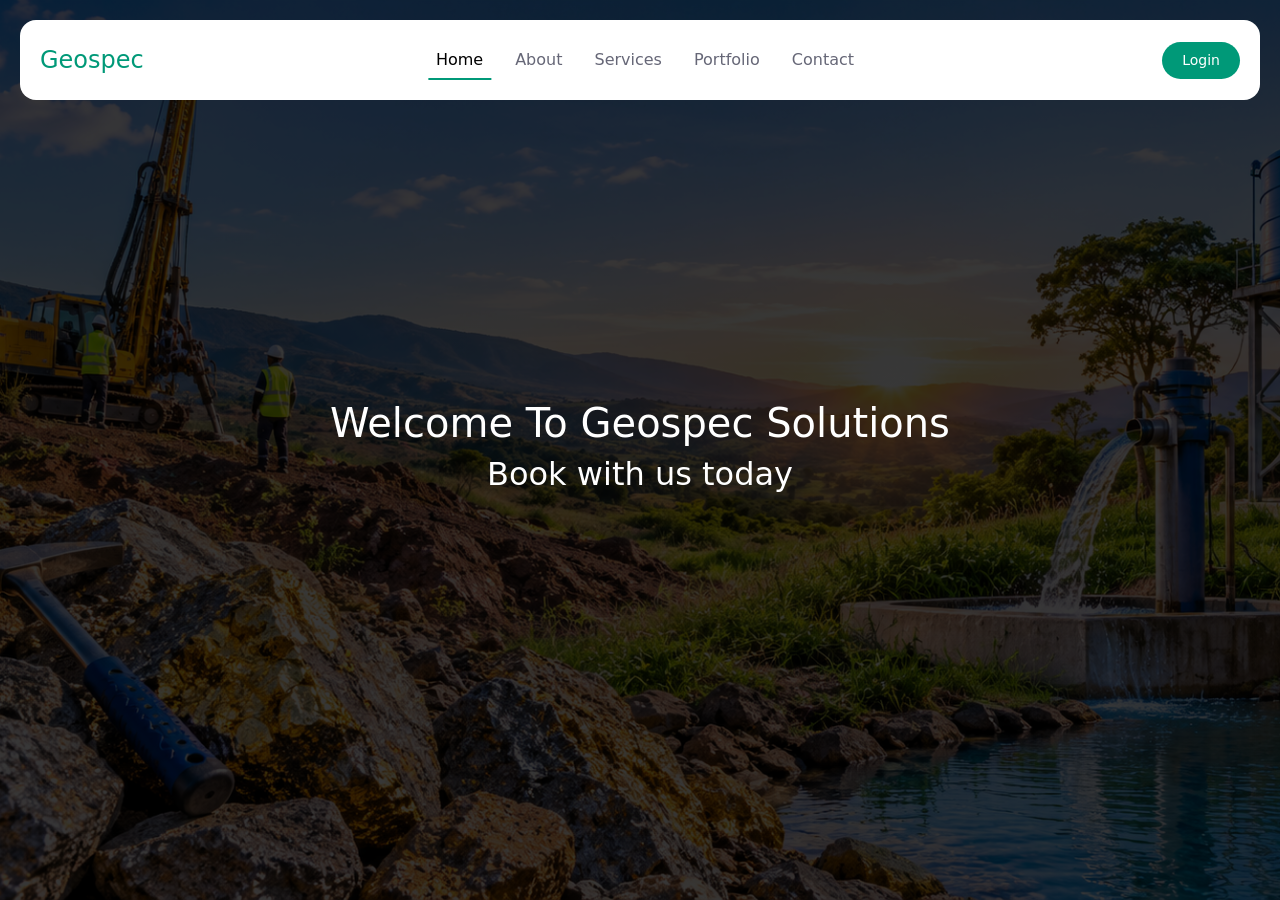
<file: index.html>
<!doctype html>
<html lang="en">
  <head>
    <meta charset="UTF-8" />
    <meta name="viewport" content="width=device-width, initial-scale=1.0" />

    <title>Kasuku</title>
    <!-- Bootstrap CSS -->
    <link
      href="https://cdn.jsdelivr.net/npm/bootstrap@5.3.8/dist/css/bootstrap.min.css"
      rel="stylesheet"
    />
    <!-- Custom CSS -->
    <link rel="stylesheet" href="style.css" />
  </head>

  <body>
    <!-- navbar -->
    <nav class="navbar navbar-expand-lg fixed-top">
      <div class="container-fluid">
        <a class="navbar-brand me-auto" href="#">Geospec</a>
        <div
          class="offcanvas offcanvas-end"
          tabindex="-1"
          id="offcanvasNavbar"
          aria-labelledby="offcanvasNavbarLabel"
        >
          <div class="offcanvas-header">
            <h5 class="offcanvas-title" id="offcanvasNavbarLabel">Geospec</h5>
            <button
              type="button"
              class="btn-close"
              data-bs-dismiss="offcanvas"
              aria-label="Close"
            ></button>
          </div>
          <div class="offcanvas-body">
            <ul class="navbar-nav justify-content-center flex-grow-1 pe-3">
              <li class="nav-item">
                <a class="nav-link active mx-lg-2" aria-current="page" href="#"
                  >Home</a
                >
              </li>

              <li class="nav-item">
                <a class="nav-link mx-lg-2" href="#">About</a>
              </li>

              <li class="nav-item">
                <a class="nav-link mx-lg-2" href="#">Services</a>
              </li>

              <li class="nav-item">
                <a class="nav-link mx-lg-2" href="#">Portfolio</a>
              </li>

              <li class="nav-item">
                <a class="nav-link mx-lg-2" href="#">Contact</a>
              </li>
            </ul>
          </div>
        </div>
        <a href="#" class="login-button">Login</a>
         <button
          class="navbar-toggler pe-0"
          type="button"
          data-bs-toggle="offcanvas"
          data-bs-target="#offcanvasNavbar"
          aria-controls="offcanvasNavbar"
          aria-label="Toggle navigation"
        >
          <span class="navbar-toggler-icon"></span>
        </button>
      </div>
    </nav>
    <!-- End of navbar -->

    <!-- hero section -->
     <section class="hero-section">
        <div class="container d-flex align-items-center justify-content-center fs-1 text-white flex-column">
            <h1>Welcome To Geospec Solutions</h1>
            <h2>Book with us today</h2>
        </div>

     </section>


    <!-- end of hero section -->
    <!-- Bootstrap JavaScript -->
    <script src="https://cdn.jsdelivr.net/npm/bootstrap@5.3.8/dist/js/bootstrap.bundle.min.js"></script>
  </body>
</html>
</file>
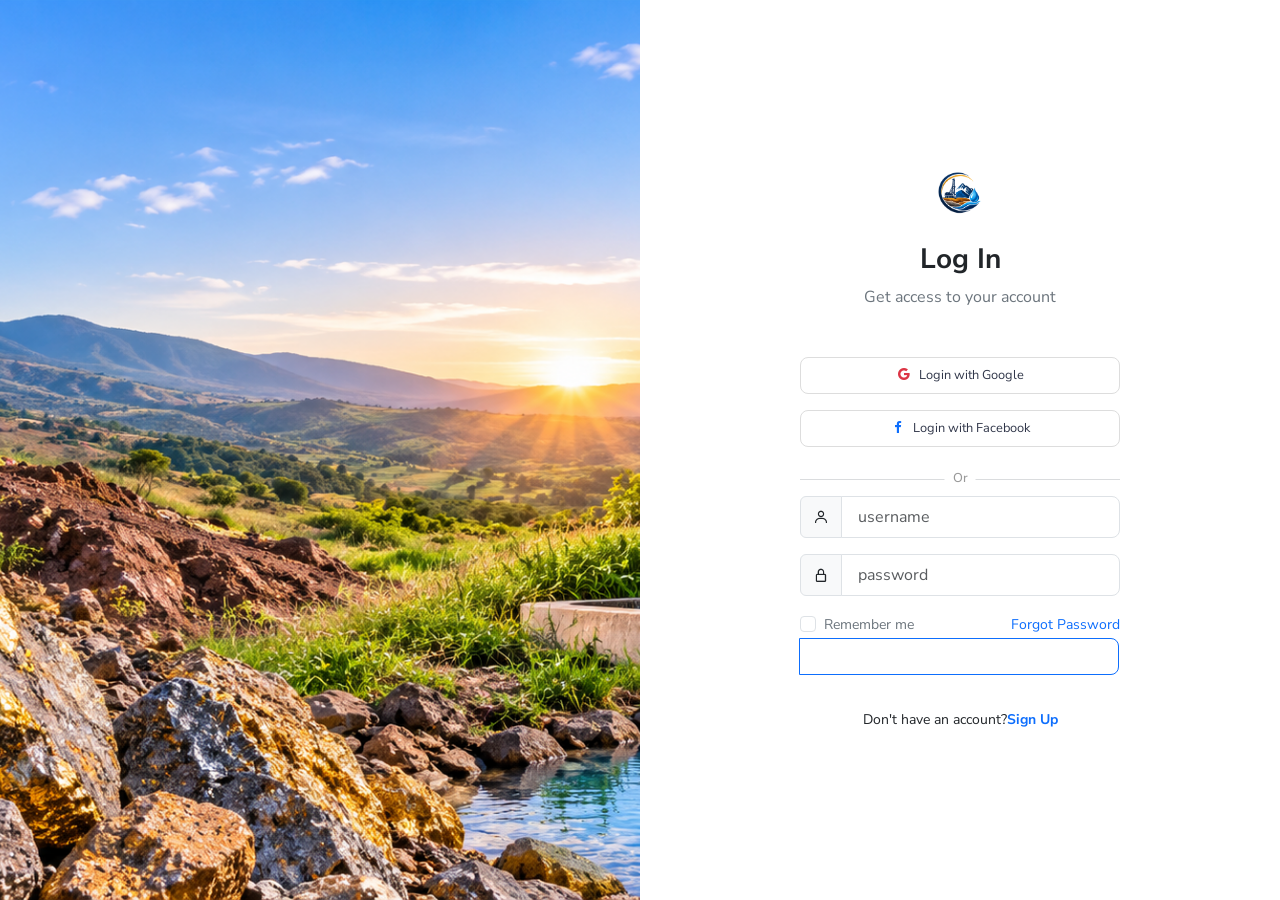
<file: login.html>
<!DOCTYPE html>
<html lang="en">
<head>
  <meta charset="UTF-8">
  <meta name="viewport" content="width=device-width, initial-scale=1.0">
  <title>Geospec</title>
     <!-- Bootstrap CSS -->
    <link
      href="https://cdn.jsdelivr.net/npm/bootstrap@5.3.8/dist/css/bootstrap.min.css"rel="stylesheet"/>
      <!-- Custom CSS -->
    <link rel="stylesheet" href="geo.css" />
    <link href="https://unpkg.com/boxicons@2.1.4/css/boxicons.min.css" rel="stylesheet">
</head>
<body>
  <div class="row vh-100 g-0">
    <!-- left sidebar -->
     <div class="col-lg-6 position-relative d-none d-lg-block">
      <div class="bg-holder" style="background-image: url(images/geospec.png);"></div>
     </div>
    <!-- right content -->
     <div class="col-lg-6">
      <div class="row align-items-center justify-content-center h-100 g-0 px-4 px-sm-0">
        <div class="col col-sm-6 col-lg-7 col-xl-6">
          <!-- Login content goes here -->
           <a href="#" class="d-flex justify-content-center mb-4">
           <img src="images/logo.png" alt="" width="60">
          </a>

          <div class="text-center mb-5">
            <h3 class="fw-bold">Log In</h3>
            <p class="text-secondary">Get access to your account</p>
          </div>

          <!-- Social Login -->
           <button class="btn btn-outline-secondary btn-outline-custom btn-lg w-100 me-1 mb-3">
            <i class="bx bxl-google text-danger me-1 fs-6"></i>
            Login with Google
           </button>
           <button class="btn btn-outline-secondary btn-outline-custom btn-lg mb-3 me-1 w-100">
            <i class="bx bxl-facebook text-primary me-1 fs-6"></i>
            Login with Facebook
           </button>
            <!--divider  -->
            <div class="position-relative">
              <hr class="text-secondary divider">
              <div class="divider-content-center">
                Or
              </div>
            </div>
            <!-- form -->
             <form action="#">
              <div class="input-group mb-3">
                <span class="input-group-text">
                  <i class="bx bx-user"></i>
                </span>
                <input type="text" class="form-control form-control-lg fs-6" placeholder="username">
              </div>
               <div class="input-group mb-3">
                <span class="input-group-text">
                  <i class="bx bx-lock-alt"></i>
                </span>
                <input type="password" class="form-control form-control-lg fs-6" placeholder="password">
              </div>
              <div class="input-group mb-3 d-flex justify-content-between">
                <div class="form-check">
                  <input type="checkbox" class="form-check-input" id="formcheck">
                  <label for="formcheck" class="form-check-label text-secondary"><small>Remember me</small></label>
                </div>
                <div>
                  <small><a href="#">Forgot Password</a></small>
                </div>
                <button class="btn btn-primary btn-lg w-100 mb-3">Login</button>
              </div>
             </form>
             <div class="text-center">
              <small>Don't have an account?<a href="#" class="fw-bold">Sign Up</a></small>
             </div>
        </div>
      </div>
     </div>
  </div>

   <script src="https://cdn.jsdelivr.net/npm/bootstrap@5.3.8/dist/js/bootstrap.bundle.min.js"></script>
</body>
</html>
</file>
<file: style.css>
.navbar {
  background-color: #fff;
  height: 80px;
  margin: 20px;
  border-radius: 16px;
  padding: 0.5rem;
}
.navbar-brand {
  font-weight: 500;
  color: #009978;
  font-size: 24px;
  transition: 0.3s color;
}
.login-button {
  background-color: #009978;
  color: #fff;
  font-size: 14px;
  padding: 8px 20px;
  border-radius: 50px;
  text-decoration: none;
  transition: 0.3s background-color;
}
.login-button:hover {
  background-color: #00b383;
}
.navbar-toggler {
  border: none;
  font-size: 1.25rem;
}
.navbar-toggler:focus,
.btn-close:focus {
  outline: none;
  box-shadow: none;
}
.nav-link {
  color: #666777;
  font-weight: 500;
  position: relative;
}
.nav-link:hover,
.nav-link.active {
  color: #000;
}
@media (min-width: 991px) {
  .nav-link::before {
    content: "";
    position: absolute;
    bottom: 0;
    left: 50%;
    transform: translateX(-50%);
    width: 100%;
    height: 2px;
    background-color: #009978;
    visibility: hidden;
    transition: 0.3s ease-in-out;
  }
  .nav-link:hover::before,
  .nav-link.active::before {
    width: 100%;
    visibility: visible;
  }
}
.hero-section {
  background:
    linear-gradient(rgba(0, 0, 0, 0.45), rgba(0, 0, 0, 0.45)),
    url("images/geospec.png");
  background-size: cover;
  background-position: center;
  background-repeat: no-repeat;
  width: 100%;
  height: 100vh;
}
.hero-section::before {
  background-color: rgba(0, 0, 0, 0.6);
  content: "";
  position: absolute;
  top: 0;
  right: 0;
  bottom: 0;
  left: 0;
}
.hero-section .container {
  height: 100vh;
  z-index: 1;
  position: relative;
}
.hero-section h1 {
  font-size: 1.5-rem;
}
.hero-section h2 {
  font-size: 1.2-rem;
}
</file>
<file: geo.css>
@import url('https://fonts.googleapis.com/css2?family=Nunito+Sans:ital,opsz,wght@0,6..12,200..1000;1,6..12,200..1000&display=swap');
body{
  font-family: "Nunito Sans", sans-serif;
  background-color: #fff;
}
a{
  text-decoration: none;
}
a:hover{
  text-decoration: underline;
}
.btn{
  font-size: 0.8rem;
  background-color: #fff;
}
.btn i{
  vertical-align: text-top;
}
.btn-outline-custom{
  color:#31374a;
  border-color: #ddd;
}
.btn-outline-custom:hover{
  color:#31374a;
  border-color: #eee;
}

.bg-holder{
  position: absolute;
  width: 100%;
  min-height: 100%;
  top: 0;
  left: 0;
  /* background: linear-gradient(rgba(0, 0, 0, 0.45), rgba(0, 0, 0, 0.45)); */
  background-size: cover;
  background-position: center;
  background-repeat: no-repeat;
}
.divider-content-center{
  position: absolute;
  top: 50%;
  left: 50%;
  transform: translate(-50%, -50%);
  padding-left: 0.5rem;
  padding-right: 0.5rem;
  background-color: #fff;
  font-size: 0.8rem;
  font-weight: 500;
  color:#999;

}
.divider{
  margin:2 rem 0;

}
</file>
